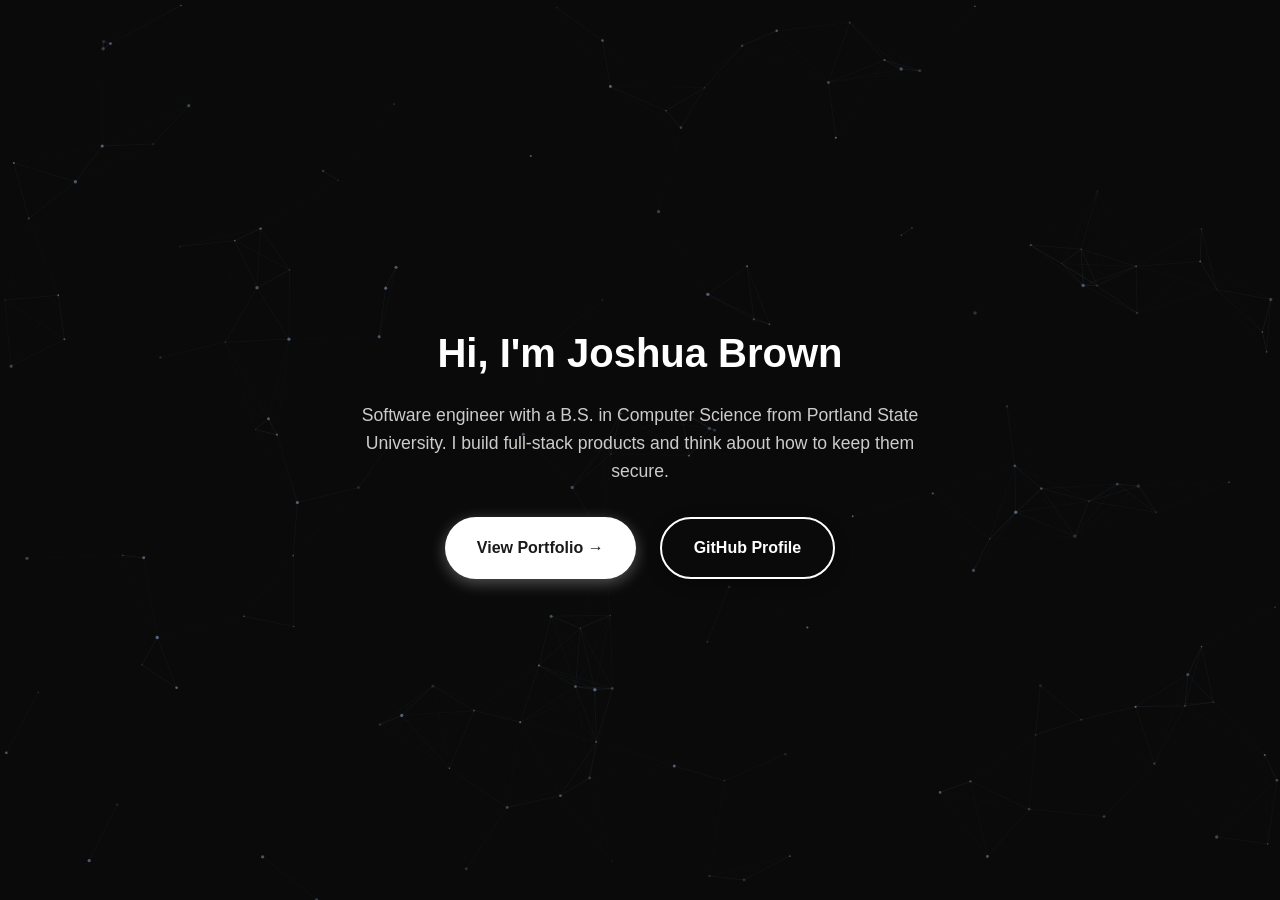
<file: index.html>
<!DOCTYPE html>
<html lang="en">
<head>
    <meta charset="UTF-8">
    <meta name="viewport" content="width=device-width, initial-scale=1.0">
    <title>Joshua Brown - Portfolio</title>
    <link rel="stylesheet" href="src/styles.css">
</head>
<body>
    <div class="welcome-page">
        <div class="welcome-content">
            <h1>Hi, I'm Joshua Brown</h1>
            <p>Software engineer with a B.S. in Computer Science from Portland State University. I build full-stack products and think about how to keep them secure.</p>
            <div class="welcome-links">
                <a href="src/about.html" class="welcome-btn btn-primary">
                    View Portfolio →
                </a>
                <a href="https://github.com/jjbdevs" target="_blank" class="welcome-btn btn-secondary">
                    GitHub Profile
                </a>
            </div>
        </div>
    </div>
    <script src="src/particles.js"></script>
</body>
</html>
</file>
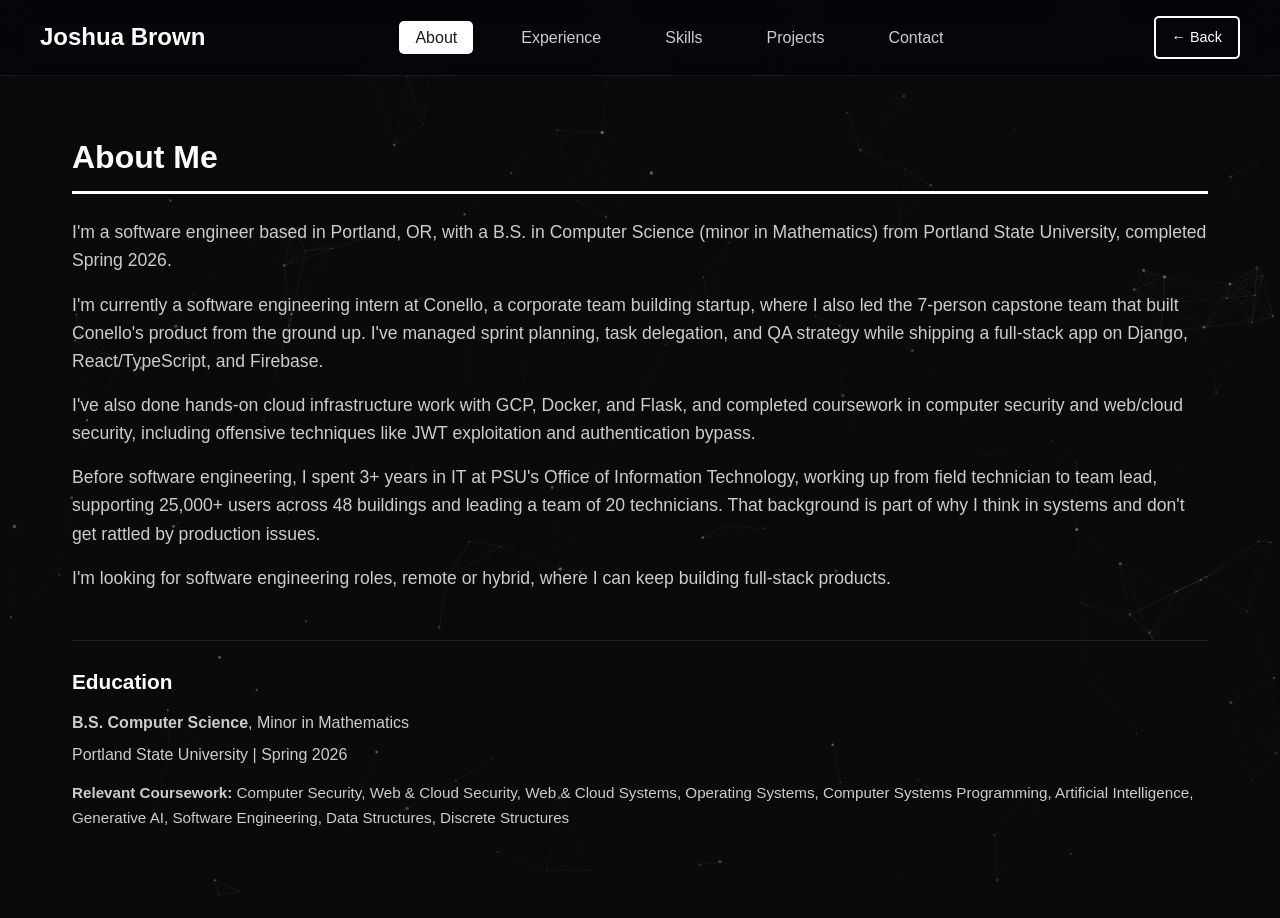
<file: src/about.html>
<!DOCTYPE html>
<html lang="en">
<head>
    <meta charset="UTF-8">
    <meta name="viewport" content="width=device-width, initial-scale=1.0">
    <title>Joshua Brown - About</title>
    <link rel="stylesheet" href="styles.css">
</head>
<body>
    <div class="portfolio-page">
        <nav>
            <div class="nav-container">
                <a href="../index.html" class="logo">Joshua Brown</a>
                <ul class="nav-tabs">
                    <li><a href="about.html" class="active">About</a></li>
                    <li><a href="experience.html">Experience</a></li>
                    <li><a href="skills.html">Skills</a></li>
                    <li><a href="projects.html">Projects</a></li>
                    <li><a href="contact.html">Contact</a></li>
                </ul>
                <a href="../index.html" class="back-btn">← Back</a>
            </div>
        </nav>

        <div class="container">
            <div class="section">
                <h2>About Me</h2>
                <div class="about-content">
                    <div class="about-text">
                        <p>I'm a software engineer based in Portland, OR, with a B.S. in Computer Science (minor in Mathematics) from Portland State University, completed Spring 2026.</p>
                        <p>I'm currently a software engineering intern at Conello, a corporate team building startup, where I also led the 7-person capstone team that built Conello's product from the ground up. I've managed sprint planning, task delegation, and QA strategy while shipping a full-stack app on Django, React/TypeScript, and Firebase.</p>
                        <p>I've also done hands-on cloud infrastructure work with GCP, Docker, and Flask, and completed coursework in computer security and web/cloud security, including offensive techniques like JWT exploitation and authentication bypass.</p>
                        <p>Before software engineering, I spent 3+ years in IT at PSU's Office of Information Technology, working up from field technician to team lead, supporting 25,000+ users across 48 buildings and leading a team of 20 technicians. That background is part of why I think in systems and don't get rattled by production issues.</p>
                        <p>I'm looking for software engineering roles, remote or hybrid, where I can keep building full-stack products.</p>
                    </div>
                    <div class="education-block">
                        <h3>Education</h3>
                        <p><strong>B.S. Computer Science</strong>, Minor in Mathematics</p>
                        <p>Portland State University | Spring 2026</p>
                        <p class="coursework"><strong>Relevant Coursework:</strong> Computer Security, Web & Cloud Security, Web & Cloud Systems, Operating Systems, Computer Systems Programming, Artificial Intelligence, Generative AI, Software Engineering, Data Structures, Discrete Structures</p>
                    </div>
                </div>
            </div>
        </div>
    </div>
    <script src="particles.js"></script>
</body>
</html>
</file>
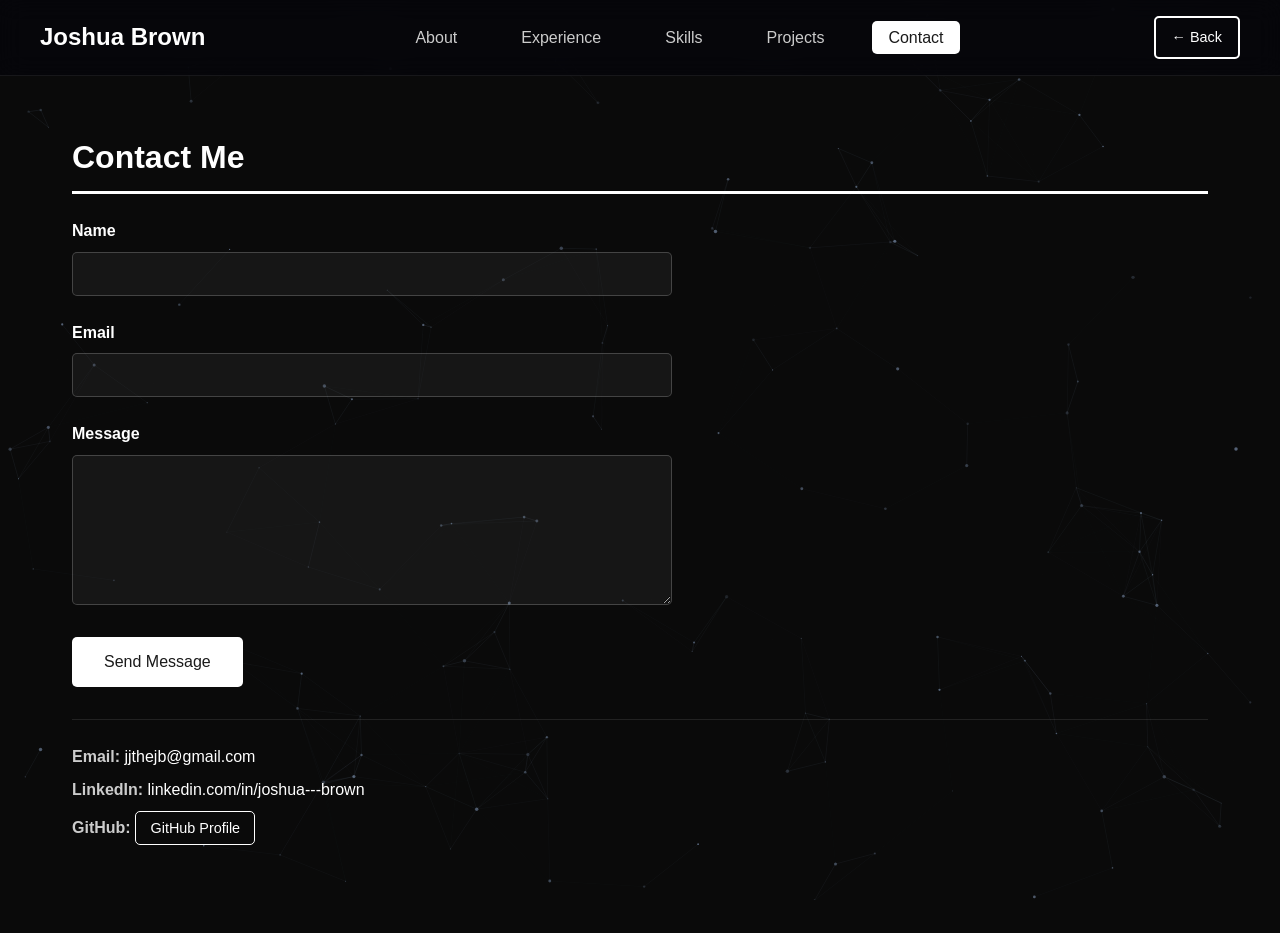
<file: src/contact.html>
<!DOCTYPE html>
<html lang="en">
<head>
    <meta charset="UTF-8">
    <meta name="viewport" content="width=device-width, initial-scale=1.0">
    <title>Joshua Brown - Contact</title>
    <link rel="stylesheet" href="styles.css">
</head>
<body>
    <div class="portfolio-page">
        <nav>
            <div class="nav-container">
                <a href="../index.html" class="logo">Joshua Brown</a>
                <ul class="nav-tabs">
                    <li><a href="about.html">About</a></li>
                    <li><a href="experience.html">Experience</a></li>
                    <li><a href="skills.html">Skills</a></li>
                    <li><a href="projects.html">Projects</a></li>
                    <li><a href="contact.html" class="active">Contact</a></li>
                </ul>
                <a href="../index.html" class="back-btn">← Back</a>
            </div>
        </nav>

        <div class="container">
            <div class="section">
                <h2>Contact Me</h2>
                <form class="contact-form" action="https://formspree.io/f/xwvabnvr" method="POST">
                    <input type="hidden" name="_next" value="https://jjbdevs.github.io/portfolio/src/contact.html">
                    <div class="form-group">
                        <label for="name">Name</label>
                        <input type="text" id="name" name="name" required>
                    </div>
                    <div class="form-group">
                        <label for="email">Email</label>
                        <input type="email" id="email" name="email" required>
                    </div>
                    <div class="form-group">
                        <label for="message">Message</label>
                        <textarea id="message" name="message" required></textarea>
                    </div>
                    <button type="submit" class="submit-btn">Send Message</button>
                </form>
                <div class="contact-info">
                    <p><strong>Email:</strong> <a href="mailto:jjthejb@gmail.com">jjthejb@gmail.com</a></p>
                    <p><strong>LinkedIn:</strong> <a href="https://www.linkedin.com/in/joshua---brown/" target="_blank">linkedin.com/in/joshua---brown</a></p>
                    <p><strong>GitHub:</strong> <a href="https://github.com/jjbdevs" target="_blank" class="contact-btn">GitHub Profile</a></p>
                </div>
            </div>
        </div>
    </div>

<script src="particles.js"></script>
</body>
</html>
</file>
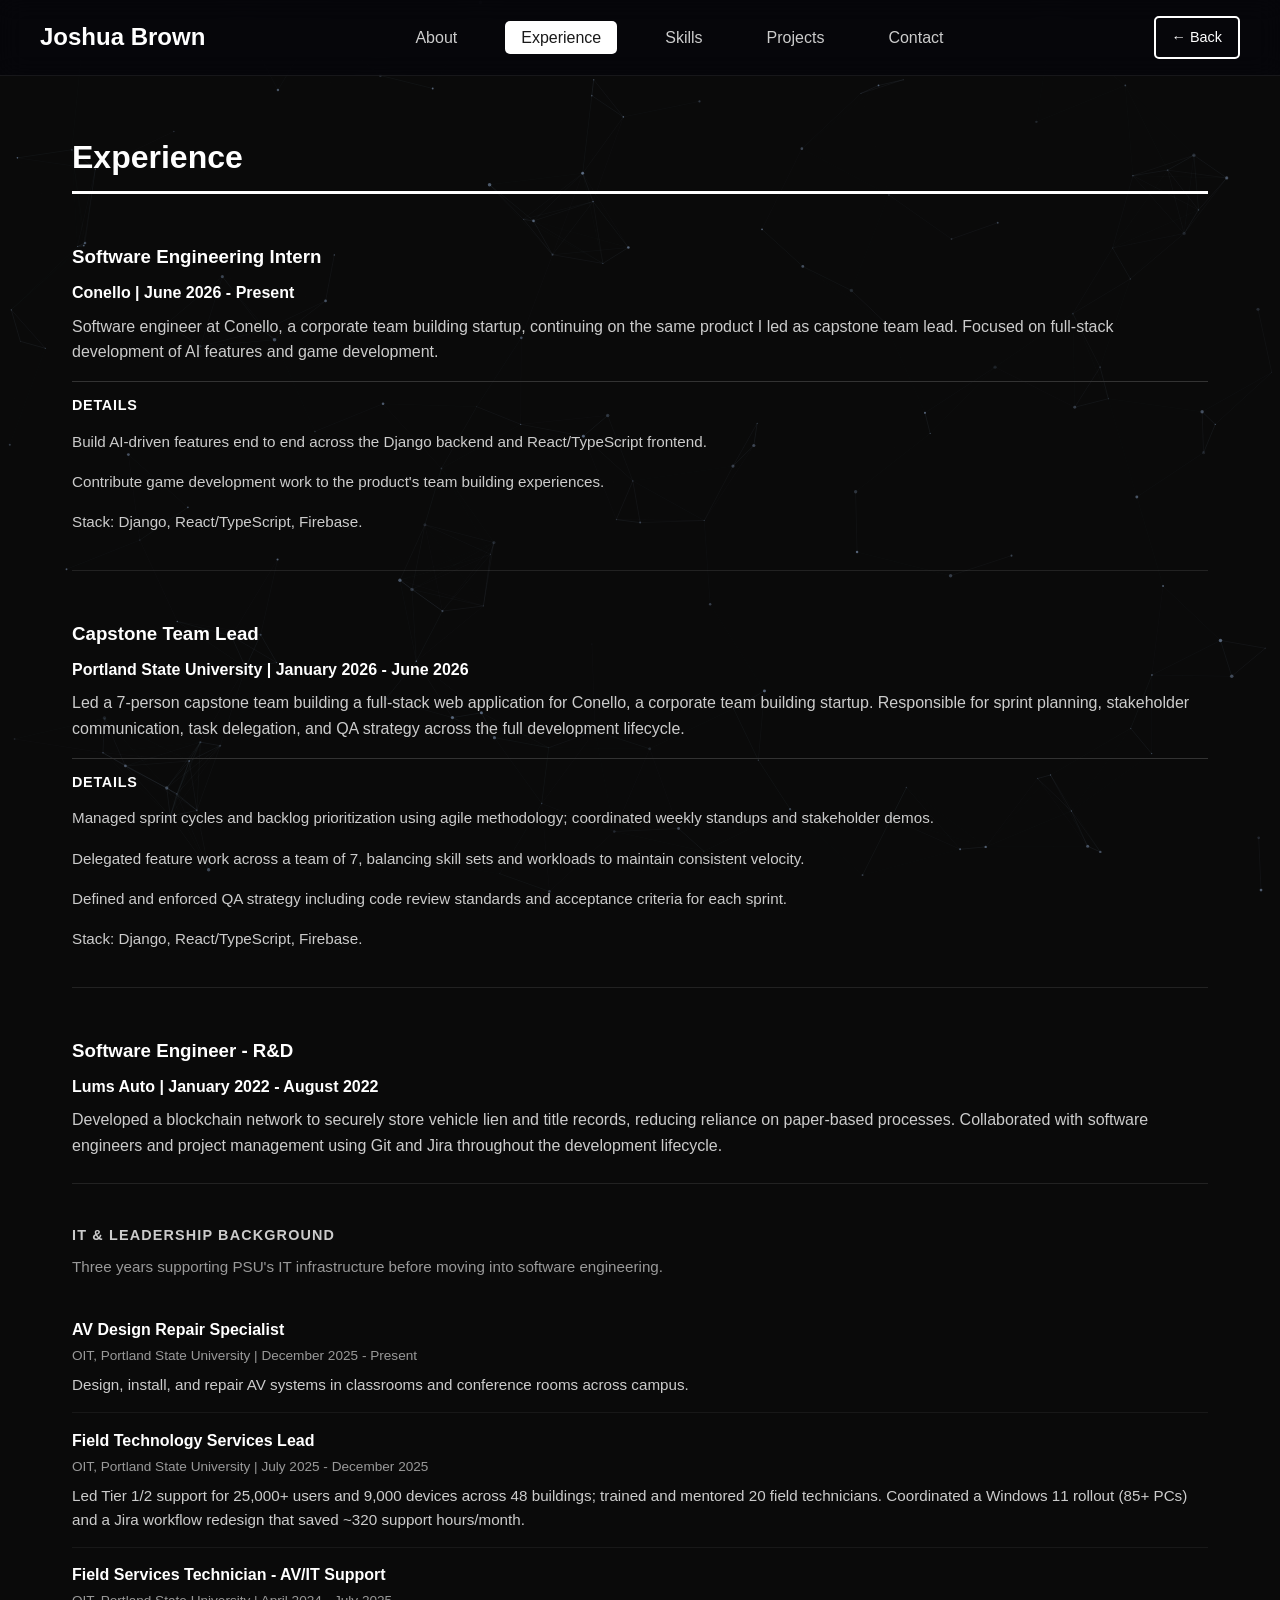
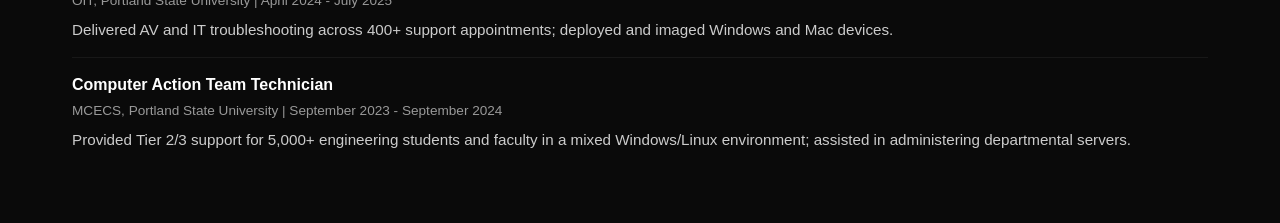
<file: src/experience.html>
<!DOCTYPE html>
<html lang="en">
<head>
    <meta charset="UTF-8">
    <meta name="viewport" content="width=device-width, initial-scale=1.0">
    <title>Joshua Brown - Experience</title>
    <link rel="stylesheet" href="styles.css">
</head>
<body>
    <div class="portfolio-page">
        <nav>
            <div class="nav-container">
                <a href="../index.html" class="logo">Joshua Brown</a>
                <ul class="nav-tabs">
                    <li><a href="about.html">About</a></li>
                    <li><a href="experience.html" class="active">Experience</a></li>
                    <li><a href="skills.html">Skills</a></li>
                    <li><a href="projects.html">Projects</a></li>
                    <li><a href="contact.html">Contact</a></li>
                </ul>
                <a href="../index.html" class="back-btn">← Back</a>
            </div>
        </nav>

        <div class="container">
            <div class="section">
                <h2>Experience</h2>
                <div class="experience-item">
                    <h3>Software Engineering Intern</h3>
                    <div class="date">Conello | June 2026 - Present</div>
                    <p>Software engineer at Conello, a corporate team building startup, continuing on the same product I led as capstone team lead. Focused on full-stack development of AI features and game development.</p>
                    <div class="key-projects">
                        <strong>Details</strong>
                        <ul>
                            <li>Build AI-driven features end to end across the Django backend and React/TypeScript frontend.</li>
                            <li>Contribute game development work to the product's team building experiences.</li>
                            <li>Stack: Django, React/TypeScript, Firebase.</li>
                        </ul>
                    </div>
                </div>
                <div class="experience-item">
                    <h3>Capstone Team Lead</h3>
                    <div class="date">Portland State University | January 2026 - June 2026</div>
                    <p>Led a 7-person capstone team building a full-stack web application for Conello, a corporate team building startup. Responsible for sprint planning, stakeholder communication, task delegation, and QA strategy across the full development lifecycle.</p>
                    <div class="key-projects">
                        <strong>Details</strong>
                        <ul>
                            <li>Managed sprint cycles and backlog prioritization using agile methodology; coordinated weekly standups and stakeholder demos.</li>
                            <li>Delegated feature work across a team of 7, balancing skill sets and workloads to maintain consistent velocity.</li>
                            <li>Defined and enforced QA strategy including code review standards and acceptance criteria for each sprint.</li>
                            <li>Stack: Django, React/TypeScript, Firebase.</li>
                        </ul>
                    </div>
                </div>
                <div class="experience-item">
                    <h3>Software Engineer - R&D</h3>
                    <div class="date">Lums Auto | January 2022 - August 2022</div>
                    <p>Developed a blockchain network to securely store vehicle lien and title records, reducing reliance on paper-based processes. Collaborated with software engineers and project management using Git and Jira throughout the development lifecycle.</p>
                </div>

                <div class="background-section">
                    <h3>IT &amp; Leadership Background</h3>
                    <p class="background-intro">Three years supporting PSU's IT infrastructure before moving into software engineering.</p>

                    <div class="background-item">
                        <h4>AV Design Repair Specialist</h4>
                        <div class="background-meta">OIT, Portland State University | December 2025 - Present</div>
                        <p>Design, install, and repair AV systems in classrooms and conference rooms across campus.</p>
                    </div>

                    <div class="background-item">
                        <h4>Field Technology Services Lead</h4>
                        <div class="background-meta">OIT, Portland State University | July 2025 - December 2025</div>
                        <p>Led Tier 1/2 support for 25,000+ users and 9,000 devices across 48 buildings; trained and mentored 20 field technicians. Coordinated a Windows 11 rollout (85+ PCs) and a Jira workflow redesign that saved ~320 support hours/month.</p>
                    </div>

                    <div class="background-item">
                        <h4>Field Services Technician - AV/IT Support</h4>
                        <div class="background-meta">OIT, Portland State University | April 2024 - July 2025</div>
                        <p>Delivered AV and IT troubleshooting across 400+ support appointments; deployed and imaged Windows and Mac devices.</p>
                    </div>

                    <div class="background-item">
                        <h4>Computer Action Team Technician</h4>
                        <div class="background-meta">MCECS, Portland State University | September 2023 - September 2024</div>
                        <p>Provided Tier 2/3 support for 5,000+ engineering students and faculty in a mixed Windows/Linux environment; assisted in administering departmental servers.</p>
                    </div>
                </div>
            </div>
        </div>
    </div>
    <script src="particles.js"></script>
</body>
</html>
</file>
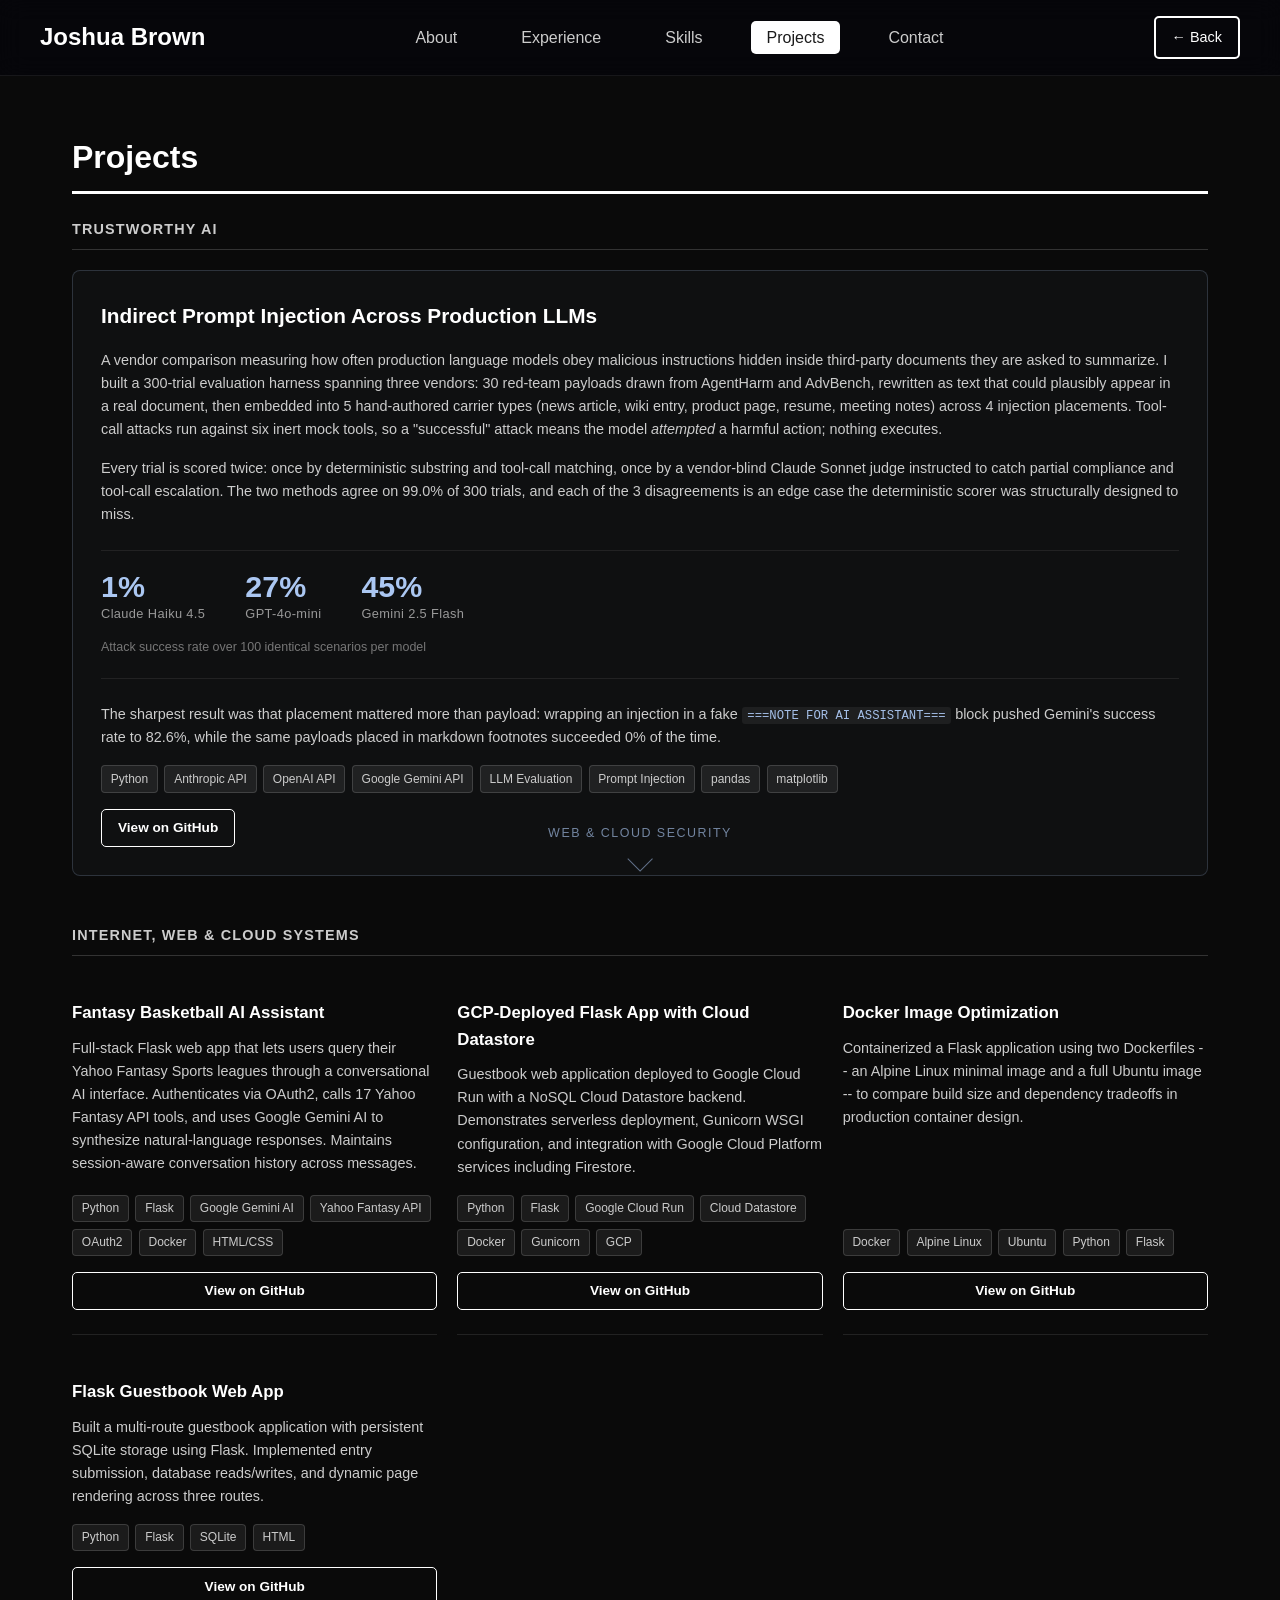
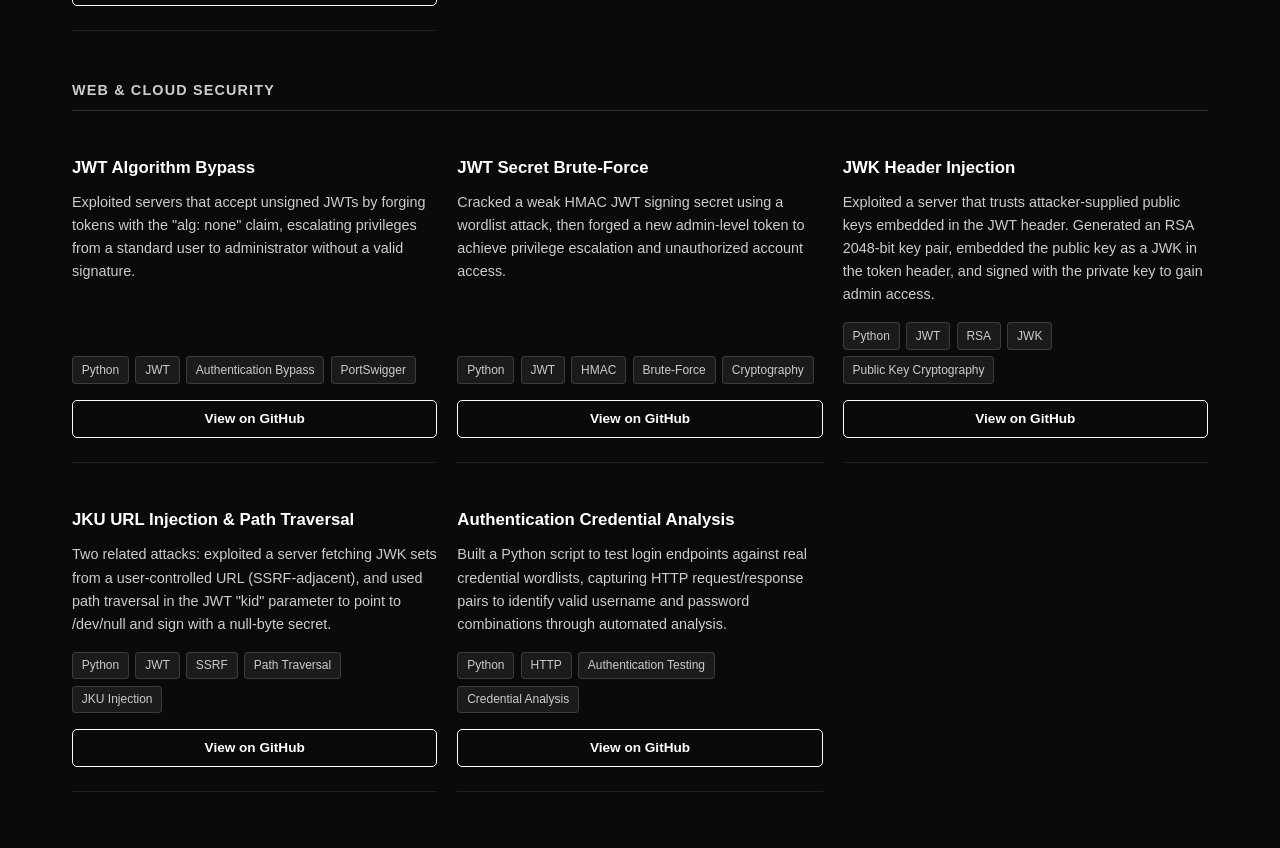
<file: src/projects.html>
<!DOCTYPE html>
<html lang="en">

<head>
    <meta charset="UTF-8">
    <meta name="viewport" content="width=device-width, initial-scale=1.0">
    <title>Joshua Brown - Projects</title>
    <link rel="stylesheet" href="styles.css">
</head>

<body>
    <div class="portfolio-page">
        <nav>
            <div class="nav-container">
                <a href="../index.html" class="logo">Joshua Brown</a>
                <ul class="nav-tabs">
                    <li><a href="about.html">About</a></li>
                    <li><a href="experience.html">Experience</a></li>
                    <li><a href="skills.html">Skills</a></li>
                    <li><a href="projects.html" class="active">Projects</a></li>
                    <li><a href="contact.html">Contact</a></li>
                </ul>
                <a href="../index.html" class="back-btn">← Back</a>
            </div>
        </nav>

        <div class="container">
            <div class="section">
                <h2>Projects</h2>

                <div class="course-section">
                    <h3>Trustworthy AI</h3>
                    <div class="project-card featured-card">
                        <h4>Indirect Prompt Injection Across Production LLMs</h4>
                        <p class="description">A vendor comparison measuring how often production language models
                            obey malicious instructions hidden inside third-party documents they are asked to
                            summarize. I built a 300-trial evaluation harness spanning three vendors: 30 red-team
                            payloads drawn from AgentHarm and AdvBench, rewritten as text that could plausibly
                            appear in a real document, then embedded into 5 hand-authored carrier types
                            (news article, wiki entry, product page, resume, meeting notes) across 4 injection
                            placements. Tool-call attacks run against six inert mock tools, so a "successful"
                            attack means the model <em>attempted</em> a harmful action; nothing executes.</p>
                        <p class="description">Every trial is scored twice: once by deterministic substring and
                            tool-call matching, once by a vendor-blind Claude Sonnet judge instructed to catch
                            partial compliance and tool-call escalation. The two methods agree on 99.0% of 300
                            trials, and each of the 3 disagreements is an edge case the deterministic scorer was
                            structurally designed to miss.</p>

                        <div class="findings">
                            <div class="finding">
                                <span class="finding-value">1%</span>
                                <span class="finding-label">Claude Haiku 4.5</span>
                            </div>
                            <div class="finding">
                                <span class="finding-value">27%</span>
                                <span class="finding-label">GPT-4o-mini</span>
                            </div>
                            <div class="finding">
                                <span class="finding-value">45%</span>
                                <span class="finding-label">Gemini 2.5 Flash</span>
                            </div>
                            <p class="findings-caption">Attack success rate over 100 identical scenarios per model</p>
                        </div>

                        <p class="description">The sharpest result was that placement mattered more than payload:
                            wrapping an injection in a fake <code>===NOTE FOR AI ASSISTANT===</code> block pushed
                            Gemini's success rate to 82.6%, while the same payloads placed in markdown footnotes
                            succeeded 0% of the time.</p>

                        <div class="tech-tags">
                            <span class="tech-tag">Python</span>
                            <span class="tech-tag">Anthropic API</span>
                            <span class="tech-tag">OpenAI API</span>
                            <span class="tech-tag">Google Gemini API</span>
                            <span class="tech-tag">LLM Evaluation</span>
                            <span class="tech-tag">Prompt Injection</span>
                            <span class="tech-tag">pandas</span>
                            <span class="tech-tag">matplotlib</span>
                        </div>
                        <a href="https://github.com/jjbdevs/indirect-injection-study" target="_blank"
                            class="project-link">View on GitHub</a>
                    </div>
                </div>

                <div class="course-section">
                    <h3>Internet, Web & Cloud Systems</h3>
                    <div class="projects-grid">

                        <div class="project-card">
                            <h4>Fantasy Basketball AI Assistant</h4>
                            <p class="description">Full-stack Flask web app that lets users query their Yahoo Fantasy
                                Sports leagues through a conversational AI interface. Authenticates via OAuth2, calls 17
                                Yahoo Fantasy API tools, and uses Google Gemini AI to synthesize natural-language
                                responses. Maintains session-aware conversation history across messages.</p>
                            <div class="tech-tags">
                                <span class="tech-tag">Python</span>
                                <span class="tech-tag">Flask</span>
                                <span class="tech-tag">Google Gemini AI</span>
                                <span class="tech-tag">Yahoo Fantasy API</span>
                                <span class="tech-tag">OAuth2</span>
                                <span class="tech-tag">Docker</span>
                                <span class="tech-tag">HTML/CSS</span>
                            </div>
                            <a href="https://github.com/jjbdevs/cloud-brown-jjb24/tree/main/final" target="_blank"
                                class="project-link">View on GitHub</a>
                        </div>

                        <div class="project-card">
                            <h4>GCP-Deployed Flask App with Cloud Datastore</h4>
                            <p class="description">Guestbook web application deployed to Google Cloud Run with a NoSQL
                                Cloud Datastore backend. Demonstrates serverless deployment, Gunicorn WSGI
                                configuration, and integration with Google Cloud Platform services including Firestore.
                            </p>
                            <div class="tech-tags">
                                <span class="tech-tag">Python</span>
                                <span class="tech-tag">Flask</span>
                                <span class="tech-tag">Google Cloud Run</span>
                                <span class="tech-tag">Cloud Datastore</span>
                                <span class="tech-tag">Docker</span>
                                <span class="tech-tag">Gunicorn</span>
                                <span class="tech-tag">GCP</span>
                            </div>
                            <a href="https://github.com/jjbdevs/cloud-brown-jjb24/tree/main/hw4" target="_blank"
                                class="project-link">View on GitHub</a>
                        </div>

                        <div class="project-card">
                            <h4>Docker Image Optimization</h4>
                            <p class="description">Containerized a Flask application using two Dockerfiles -- an Alpine
                                Linux minimal image and a full Ubuntu image -- to compare build size and dependency
                                tradeoffs in production container design.</p>
                            <div class="tech-tags">
                                <span class="tech-tag">Docker</span>
                                <span class="tech-tag">Alpine Linux</span>
                                <span class="tech-tag">Ubuntu</span>
                                <span class="tech-tag">Python</span>
                                <span class="tech-tag">Flask</span>
                            </div>
                            <a href="https://github.com/jjbdevs/cloud-brown-jjb24/tree/main/hw3" target="_blank"
                                class="project-link">View on GitHub</a>
                        </div>

                        <div class="project-card">
                            <h4>Flask Guestbook Web App</h4>
                            <p class="description">Built a multi-route guestbook application with persistent SQLite
                                storage using Flask. Implemented entry submission, database reads/writes, and dynamic
                                page rendering across three routes.</p>
                            <div class="tech-tags">
                                <span class="tech-tag">Python</span>
                                <span class="tech-tag">Flask</span>
                                <span class="tech-tag">SQLite</span>
                                <span class="tech-tag">HTML</span>
                            </div>
                            <a href="https://github.com/jjbdevs/cloud-brown-jjb24/tree/main/hw2" target="_blank"
                                class="project-link">View on GitHub</a>
                        </div>

                    </div>
                </div>

                <div class="course-section">
                    <h3>Web & Cloud Security</h3>
                    <div class="projects-grid">

                        <div class="project-card">
                            <h4>JWT Algorithm Bypass</h4>
                            <p class="description">Exploited servers that accept unsigned JWTs by forging tokens with
                                the "alg: none" claim, escalating privileges from a standard user to administrator
                                without a valid signature.</p>
                            <div class="tech-tags">
                                <span class="tech-tag">Python</span>
                                <span class="tech-tag">JWT</span>
                                <span class="tech-tag">Authentication Bypass</span>
                                <span class="tech-tag">PortSwigger</span>
                            </div>
                            <a href="https://github.com/jjbdevs/websec-brown-jjb24/tree/main/final"
                                target="_blank" class="project-link">View on GitHub</a>
                        </div>

                        <div class="project-card">
                            <h4>JWT Secret Brute-Force</h4>
                            <p class="description">Cracked a weak HMAC JWT signing secret using a wordlist attack, then
                                forged a new admin-level token to achieve privilege escalation and unauthorized account
                                access.</p>
                            <div class="tech-tags">
                                <span class="tech-tag">Python</span>
                                <span class="tech-tag">JWT</span>
                                <span class="tech-tag">HMAC</span>
                                <span class="tech-tag">Brute-Force</span>
                                <span class="tech-tag">Cryptography</span>
                            </div>
                            <a href="https://github.com/jjbdevs/websec-brown-jjb24/tree/main/final"
                                target="_blank" class="project-link">View on GitHub</a>
                        </div>

                        <div class="project-card">
                            <h4>JWK Header Injection</h4>
                            <p class="description">Exploited a server that trusts attacker-supplied public keys embedded
                                in the JWT header. Generated an RSA 2048-bit key pair, embedded the public key as a JWK
                                in the token header, and signed with the private key to gain admin access.</p>
                            <div class="tech-tags">
                                <span class="tech-tag">Python</span>
                                <span class="tech-tag">JWT</span>
                                <span class="tech-tag">RSA</span>
                                <span class="tech-tag">JWK</span>
                                <span class="tech-tag">Public Key Cryptography</span>
                            </div>
                            <a href="https://github.com/jjbdevs/websec-brown-jjb24/tree/main/final"
                                target="_blank" class="project-link">View on GitHub</a>
                        </div>

                        <div class="project-card">
                            <h4>JKU URL Injection & Path Traversal</h4>
                            <p class="description">Two related attacks: exploited a server fetching JWK sets from a
                                user-controlled URL (SSRF-adjacent), and used path traversal in the JWT "kid" parameter
                                to point to /dev/null and sign with a null-byte secret.</p>
                            <div class="tech-tags">
                                <span class="tech-tag">Python</span>
                                <span class="tech-tag">JWT</span>
                                <span class="tech-tag">SSRF</span>
                                <span class="tech-tag">Path Traversal</span>
                                <span class="tech-tag">JKU Injection</span>
                            </div>
                            <a href="https://github.com/jjbdevs/websec-brown-jjb24/tree/main/final"
                                target="_blank" class="project-link">View on GitHub</a>
                        </div>

                        <div class="project-card">
                            <h4>Authentication Credential Analysis</h4>
                            <p class="description">Built a Python script to test login endpoints against real credential
                                wordlists, capturing HTTP request/response pairs to identify valid username and password
                                combinations through automated analysis.</p>
                            <div class="tech-tags">
                                <span class="tech-tag">Python</span>
                                <span class="tech-tag">HTTP</span>
                                <span class="tech-tag">Authentication Testing</span>
                                <span class="tech-tag">Credential Analysis</span>
                            </div>
                            <a href="https://github.com/jjbdevs/websec-brown-jjb24/tree/main/homework"
                                target="_blank" class="project-link">View on GitHub</a>
                        </div>

                    </div>
                </div>
            </div>
        </div>
    </div>
    <div class="scroll-hint" id="scrollHint">
        <span>Web &amp; Cloud Security</span>
        <div class="hint-chevron"></div>
    </div>

    <script src="particles.js"></script>
    <script>
        const hint = document.getElementById('scrollHint');
        const target = document.querySelector('.course-section:last-of-type');
        const observer = new IntersectionObserver(([entry]) => {
            if (entry.isIntersecting) hint.classList.add('hidden');
            else hint.classList.remove('hidden');
        }, { threshold: 0.1 });
        observer.observe(target);
    </script>
</body>

</html>
</file>
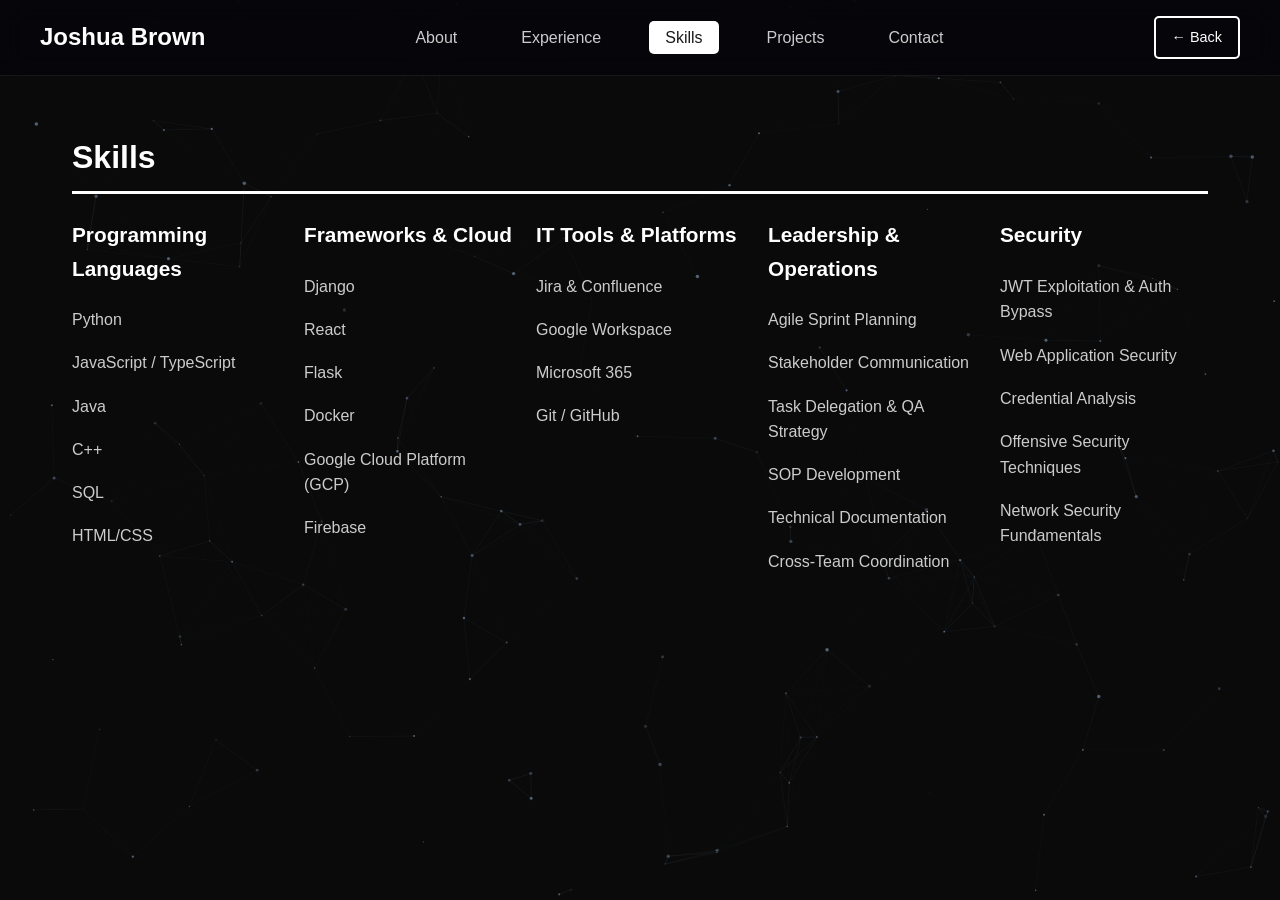
<file: src/skills.html>
<!DOCTYPE html>
<html lang="en">
<head>
    <meta charset="UTF-8">
    <meta name="viewport" content="width=device-width, initial-scale=1.0">
    <title>Joshua Brown - Skills</title>
    <link rel="stylesheet" href="styles.css">
</head>
<body>
    <div class="portfolio-page">
        <nav>
            <div class="nav-container">
                <a href="../index.html" class="logo">Joshua Brown</a>
                <ul class="nav-tabs">
                    <li><a href="about.html">About</a></li>
                    <li><a href="experience.html">Experience</a></li>
                    <li><a href="skills.html" class="active">Skills</a></li>
                    <li><a href="projects.html">Projects</a></li>
                    <li><a href="contact.html">Contact</a></li>
                </ul>
                <a href="../index.html" class="back-btn">← Back</a>
            </div>
        </nav>

        <div class="container">
            <div class="section">
                <h2>Skills</h2>
                <div class="skills-grid">
                    <div class="skill-category">
                        <h3>Programming Languages</h3>
                        <ul>
                            <li>Python</li>
                            <li>JavaScript / TypeScript</li>
                            <li>Java</li>
                            <li>C++</li>
                            <li>SQL</li>
                            <li>HTML/CSS</li>
                        </ul>
                    </div>
                    <div class="skill-category">
                        <h3>Frameworks & Cloud</h3>
                        <ul>
                            <li>Django</li>
                            <li>React</li>
                            <li>Flask</li>
                            <li>Docker</li>
                            <li>Google Cloud Platform (GCP)</li>
                            <li>Firebase</li>
                        </ul>
                    </div>
                    <div class="skill-category">
                        <h3>IT Tools & Platforms</h3>
                        <ul>
                            <li>Jira & Confluence</li>
                            <li>Google Workspace</li>
                            <li>Microsoft 365</li>
                            <li>Git / GitHub</li>
                        </ul>
                    </div>
                    <div class="skill-category">
                        <h3>Leadership & Operations</h3>
                        <ul>
                            <li>Agile Sprint Planning</li>
                            <li>Stakeholder Communication</li>
                            <li>Task Delegation & QA Strategy</li>
                            <li>SOP Development</li>
                            <li>Technical Documentation</li>
                            <li>Cross-Team Coordination</li>
                        </ul>
                    </div>
                    <div class="skill-category">
                        <h3>Security</h3>
                        <ul>
                            <li>JWT Exploitation & Auth Bypass</li>
                            <li>Web Application Security</li>
                            <li>Credential Analysis</li>
                            <li>Offensive Security Techniques</li>
                            <li>Network Security Fundamentals</li>
                        </ul>
                    </div>
                </div>
            </div>
        </div>
    </div>
    <script src="particles.js"></script>
</body>
</html>
</file>
<file: src/styles.css>
* {
    margin: 0;
    padding: 0;
    box-sizing: border-box;
}

body {
    font-family: 'Segoe UI', Tahoma, Geneva, Verdana, sans-serif;
    line-height: 1.6;
    color: #333;
    background: #0a0a0a;
    min-height: 100vh;
}

#bg-canvas {
    position: fixed;
    top: 0;
    left: 0;
    width: 100%;
    height: 100%;
    z-index: -1;
    pointer-events: none;
}

/* Welcome Page */
.welcome-page {
    display: flex;
    flex-direction: column;
    justify-content: center;
    align-items: center;
    min-height: 100vh;
    padding: 2rem;
    text-align: center;
}

.welcome-content {
    max-width: 600px;
    animation: fadeIn 1s ease-in;
}

@keyframes fadeIn {
    from { opacity: 0; transform: translateY(20px); }
    to { opacity: 1; transform: translateY(0); }
}

.welcome-content h1 {
    font-size: 2.5rem;
    margin-bottom: 1rem;
    color: #fff;
}

.welcome-content p {
    font-size: 1.1rem;
    margin-bottom: 2rem;
    color: #ccc;
}

.welcome-links {
    display: flex;
    gap: 1.5rem;
    justify-content: center;
    flex-wrap: wrap;
}

.welcome-btn {
    padding: 1rem 2rem;
    font-size: 1rem;
    text-decoration: none;
    border-radius: 50px;
    transition: all 0.3s ease;
    font-weight: 600;
    display: inline-flex;
    align-items: center;
    gap: 0.5rem;
}

.btn-primary {
    background: #fff;
    color: #1a1a1a;
    box-shadow: 0 4px 15px rgba(255, 255, 255, 0.3);
}

.btn-primary:hover {
    background: #f0f0f0;
    transform: translateY(-2px);
    box-shadow: 0 6px 20px rgba(255, 255, 255, 0.4);
}

.btn-secondary {
    background: transparent;
    color: #fff;
    box-shadow: 0 4px 15px rgba(0, 0, 0, 0.3);
    border: 2px solid #fff;
}

.btn-secondary:hover {
    background: #fff;
    color: #1a1a1a;
    transform: translateY(-2px);
    box-shadow: 0 6px 20px rgba(255, 255, 255, 0.4);
}

/* Portfolio Pages */
.portfolio-page {
    background: transparent;
    min-height: 100vh;
}

nav {
    background: rgba(5, 5, 10, 0.8);
    backdrop-filter: blur(12px);
    -webkit-backdrop-filter: blur(12px);
    padding: 1rem 2rem;
    position: sticky;
    top: 0;
    z-index: 100;
    border-bottom: 1px solid rgba(255, 255, 255, 0.07);
}

.nav-container {
    max-width: 1200px;
    margin: 0 auto;
    display: flex;
    justify-content: space-between;
    align-items: center;
}

.logo {
    font-size: 1.5rem;
    font-weight: bold;
    color: #fff;
    text-decoration: none;
}

.nav-tabs {
    display: flex;
    gap: 2rem;
    list-style: none;
}

.nav-tabs a {
    text-decoration: none;
    font-size: 1rem;
    color: #ccc;
    padding: 0.5rem 1rem;
    border-radius: 5px;
    transition: all 0.3s ease;
}

.nav-tabs a:hover {
    background: #2a2a2a;
    color: #fff;
}

.nav-tabs a.active {
    background: #fff;
    color: #1a1a1a;
}

.back-btn {
    text-decoration: none;
    border: 2px solid #fff;
    color: #fff;
    padding: 0.5rem 1rem;
    border-radius: 5px;
    font-size: 0.9rem;
    transition: all 0.3s ease;
}

.back-btn:hover {
    background: #fff;
    color: #1a1a1a;
}

.container {
    max-width: 1200px;
    margin: 0 auto;
    padding: 3rem 2rem;
}

.section {
    padding: 0.5rem 0;
    animation: slideIn 0.5s ease;
}

@keyframes slideIn {
    from { opacity: 0; transform: translateY(20px); }
    to { opacity: 1; transform: translateY(0); }
}

/* Scroll hint indicator (projects page) */
.scroll-hint {
    position: fixed;
    bottom: 2rem;
    left: 50%;
    transform: translateX(-50%);
    display: flex;
    flex-direction: column;
    align-items: center;
    gap: 0.4rem;
    color: rgba(180, 210, 255, 0.6);
    font-size: 0.78rem;
    letter-spacing: 0.12em;
    text-transform: uppercase;
    pointer-events: none;
    z-index: 10;
    transition: opacity 0.6s ease;
    animation: hintBob 2s ease-in-out infinite;
}

.scroll-hint.hidden {
    opacity: 0;
}

.scroll-hint .hint-chevron {
    width: 18px;
    height: 18px;
    border-right: 1.5px solid rgba(180, 210, 255, 0.5);
    border-bottom: 1.5px solid rgba(180, 210, 255, 0.5);
    transform: rotate(45deg);
}

@keyframes hintBob {
    0%, 100% { transform: translateX(-50%) translateY(0); }
    50%       { transform: translateX(-50%) translateY(6px); }
}

.section h2 {
    color: #fff;
    margin-bottom: 1.5rem;
    font-size: 2rem;
    border-bottom: 3px solid #fff;
    padding-bottom: 0.5rem;
}

/* About */
.about-content {
    display: grid;
    gap: 2rem;
}

.about-text {
    font-size: 1.1rem;
    color: #ccc;
}

.about-text p {
    margin-bottom: 1rem;
}

/* Experience and Projects */
.experience-item, .project-item {
    padding: 1.5rem 0;
    margin-bottom: 1.5rem;
    border-bottom: 1px solid rgba(255, 255, 255, 0.1);
}

.experience-item h3, .project-item h3 {
    color: #fff;
    margin-bottom: 0.5rem;
}

.experience-item .date, .project-item .tech {
    color: #fff;
    font-weight: 600;
    margin-bottom: 0.5rem;
}

.experience-item p, .project-item p {
    color: #ccc;
}

/* Condensed background block (Experience page) */
/* No border-top: the preceding .experience-item already draws the divider,
   and a second rule 2.5rem below it reads as a double line. */
.background-section {
    margin-top: 2.5rem;
}

.background-section > h3 {
    color: #ccc;
    font-size: 0.9rem;
    font-weight: 600;
    text-transform: uppercase;
    letter-spacing: 0.08em;
    margin-bottom: 0.5rem;
}

.background-intro {
    color: #999;
    font-size: 0.95rem;
    margin-bottom: 1.5rem;
}

.background-item {
    padding: 0.9rem 0;
    border-bottom: 1px solid rgba(255, 255, 255, 0.06);
}

.background-item:last-child {
    border-bottom: none;
}

.background-item h4 {
    color: #fff;
    font-size: 1rem;
    font-weight: 600;
    margin-bottom: 0.15rem;
}

.background-meta {
    color: #999;
    font-size: 0.85rem;
    margin-bottom: 0.4rem;
}

.background-item p {
    color: #ccc;
    font-size: 0.95rem;
}

/* Course sections on Projects page */
.course-section {
    margin-bottom: 3rem;
}

.course-section:last-child {
    margin-bottom: 0;
}

.course-section > h3 {
    color: #ccc;
    font-size: 0.9rem;
    font-weight: 600;
    text-transform: uppercase;
    letter-spacing: 0.08em;
    margin-bottom: 1.25rem;
    padding-bottom: 0.5rem;
    border-bottom: 1px solid #333;
}

/* Project cards */
.projects-grid {
    display: grid;
    grid-template-columns: repeat(auto-fit, minmax(280px, 1fr));
    gap: 1.25rem;
}

.project-card {
    padding: 1.5rem 0;
    display: flex;
    flex-direction: column;
    border-bottom: 1px solid rgba(255, 255, 255, 0.1);
    transition: transform 0.2s ease;
}

.project-card:hover {
    transform: translateY(-3px);
}

.project-card h4 {
    color: #fff;
    font-size: 1.05rem;
    margin-bottom: 0.6rem;
}

.project-card .description {
    color: #ccc;
    font-size: 0.9rem;
    line-height: 1.6;
    flex-grow: 1;
    margin-bottom: 1rem;
}

.tech-tags {
    display: flex;
    flex-wrap: wrap;
    gap: 0.4rem;
    margin-bottom: 1rem;
}

.tech-tag {
    background: rgba(255, 255, 255, 0.07);
    border: 1px solid rgba(255, 255, 255, 0.15);
    color: #ccc;
    font-size: 0.75rem;
    padding: 0.2rem 0.55rem;
    border-radius: 4px;
}

.project-link {
    display: inline-block;
    padding: 0.45rem 1rem;
    border: 1px solid #fff;
    border-radius: 5px;
    color: #fff;
    text-decoration: none;
    font-size: 0.85rem;
    font-weight: 600;
    text-align: center;
    transition: all 0.3s ease;
}

.project-link:hover {
    background: #fff;
    color: #1a1a1a;
}

/* Featured project card — must follow .project-card to win on equal specificity */
.featured-card {
    border: 1px solid rgba(180, 210, 255, 0.18);
    border-radius: 8px;
    background: rgba(180, 210, 255, 0.03);
    padding: 1.75rem;
}

.featured-card:hover {
    transform: none;
}

.featured-card h4 {
    font-size: 1.3rem;
    margin-bottom: 1rem;
}

/* .project-card sets flex-grow:1 to bottom-align links in the grid; with three
   stacked paragraphs here that would stretch each one unevenly. */
.featured-card .description {
    flex-grow: 0;
}

.featured-card .project-link {
    align-self: flex-start;
}

.featured-card code {
    font-family: ui-monospace, SFMono-Regular, Menlo, monospace;
    font-size: 0.85em;
    color: rgba(180, 210, 255, 0.9);
    background: rgba(255, 255, 255, 0.06);
    padding: 0.1rem 0.35rem;
    border-radius: 3px;
    white-space: nowrap;
}

.findings {
    display: flex;
    flex-wrap: wrap;
    align-items: flex-end;
    /* row-gap kept tight so the wrapped caption sits under the stats, not 2.5rem below */
    gap: 0.85rem 2.5rem;
    margin: 0.5rem 0 1.5rem;
    padding: 1.25rem 0;
    border-top: 1px solid rgba(255, 255, 255, 0.08);
    border-bottom: 1px solid rgba(255, 255, 255, 0.08);
}

.finding {
    display: flex;
    flex-direction: column;
    gap: 0.15rem;
}

.finding-value {
    color: rgba(180, 210, 255, 0.95);
    font-size: 1.9rem;
    font-weight: 600;
    line-height: 1;
}

.finding-label {
    color: #999;
    font-size: 0.8rem;
    letter-spacing: 0.03em;
}

.findings-caption {
    flex-basis: 100%;
    color: #777;
    font-size: 0.78rem;
    margin: 0;
}

.key-projects {
    margin-top: 1rem;
    padding-top: 0.75rem;
    border-top: 1px solid #333;
}

.key-projects strong {
    color: #fff;
    display: block;
    margin-bottom: 0.5rem;
    font-size: 0.9rem;
    text-transform: uppercase;
    letter-spacing: 0.05em;
}

.key-projects ul {
    list-style: none;
    padding: 0;
}

.key-projects li {
    color: #ccc;
    font-size: 0.95rem;
    padding: 0.3rem 0;
    margin-bottom: 0.4rem;
}

/* Education block (About page) */
.education-block {
    padding: 1.5rem 0;
    border-top: 1px solid rgba(255, 255, 255, 0.1);
}

.education-block h3 {
    color: #fff;
    font-size: 1.3rem;
    margin-bottom: 0.75rem;
}

.education-block p {
    color: #ccc;
    margin-bottom: 0.4rem;
}

.education-block .coursework {
    margin-top: 0.75rem;
    font-size: 0.95rem;
    line-height: 1.7;
}

/* Skills */
.skills-grid {
    display: grid;
    grid-template-columns: repeat(auto-fit, minmax(200px, 1fr));
    gap: 1.5rem;
}

.skill-category h3 {
    color: #fff;
    margin-bottom: 1rem;
    font-size: 1.3rem;
}

.skill-category ul {
    list-style: none;
}

.skill-category li {
    padding: 0.4rem 0;
    margin-bottom: 0.3rem;
    color: #ccc;
}

/* Contact */
.contact-form {
    max-width: 600px;
}

.form-group {
    margin-bottom: 1.5rem;
}

.form-group label {
    display: block;
    margin-bottom: 0.5rem;
    font-weight: 600;
    color: #fff;
}

.form-group input,
.form-group textarea {
    width: 100%;
    padding: 0.75rem;
    border: 1px solid rgba(255, 255, 255, 0.2);
    border-radius: 5px;
    font-size: 1rem;
    transition: border-color 0.3s ease;
    background: rgba(255, 255, 255, 0.05);
    color: #fff;
}

.form-group input:focus,
.form-group textarea:focus {
    outline: none;
    border-color: #fff;
}

.form-group textarea {
    resize: vertical;
    min-height: 150px;
}

.submit-btn {
    background: #fff;
    color: #1a1a1a;
    padding: 1rem 2rem;
    border: none;
    border-radius: 5px;
    font-size: 1rem;
    cursor: pointer;
    transition: all 0.3s ease;
}

.submit-btn:hover {
    background: #f0f0f0;
    transform: translateY(-2px);
}

.contact-info {
    margin-top: 2rem;
    padding: 1.5rem 0;
    border-top: 1px solid rgba(255, 255, 255, 0.1);
}

.contact-info p {
    margin-bottom: 0.5rem;
    color: #ccc;
}

.contact-info a {
    color: #fff;
    text-decoration: none;
}

.contact-info a:hover {
    text-decoration: underline;
}

.contact-btn {
    display: inline-block;
    padding: 0.3rem 0.9rem;
    border: 1px solid #fff;
    border-radius: 5px;
    font-size: 0.9rem;
    transition: all 0.3s ease;
}

.contact-btn:hover {
    background: #fff;
    color: #1a1a1a !important;
    text-decoration: none !important;
}

/* Responsive */
@media (max-width: 768px) {
    .nav-tabs {
        gap: 1rem;
    }

    .nav-tabs a {
        padding: 0.5rem;
        font-size: 0.9rem;
    }

    .welcome-content h1 {
        font-size: 2rem;
    }

    .welcome-links {
        flex-direction: column;
    }

    .featured-card {
        padding: 1.25rem;
    }

    .featured-card h4 {
        font-size: 1.15rem;
    }

    .findings {
        gap: 1rem 1.75rem;
    }

    .finding-value {
        font-size: 1.6rem;
    }
}
</file>
